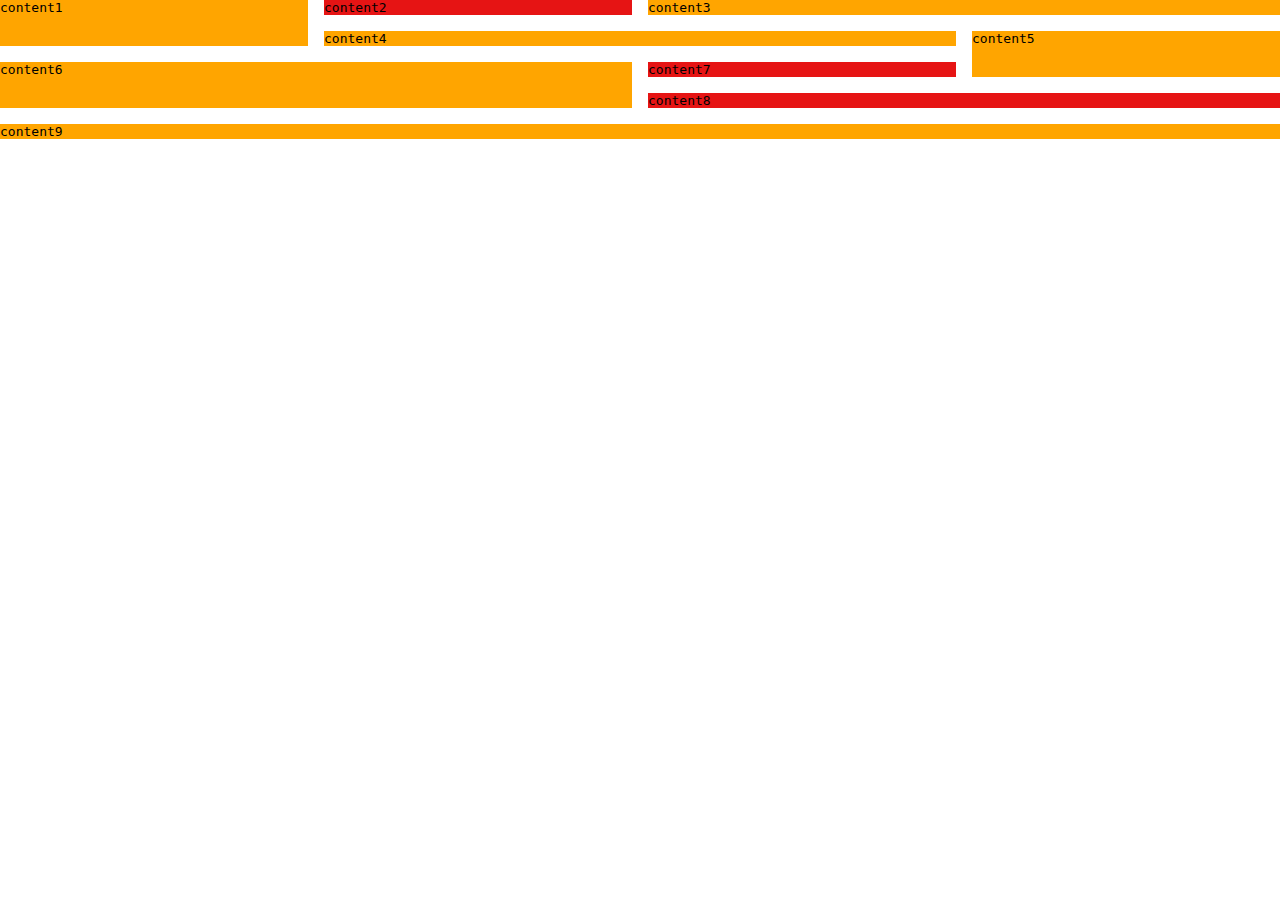
<file: assignments/gridFlex/index.html>
<!DOCTYPE html>
<html lang="en">
  <head>
    <meta charset="UTF-8" />
    <title>Document</title>
    <link rel="stylesheet" href="style.css" />
  </head>
  <body>
    <div class="container">
      <div class="content content1">content1</div>
      <div class="content content2">content2</div>
      <div class="content content3">content3</div>
      <div class="content content4">content4</div>
      <div class="content content5">content5</div>
      <div class="content content6">content6</div>
      <div class="content content7">content7</div>
      <div class="content content8">content8</div>
      <div class="content content9">content9</div>
    </div>
  </body>
</html>
</file>
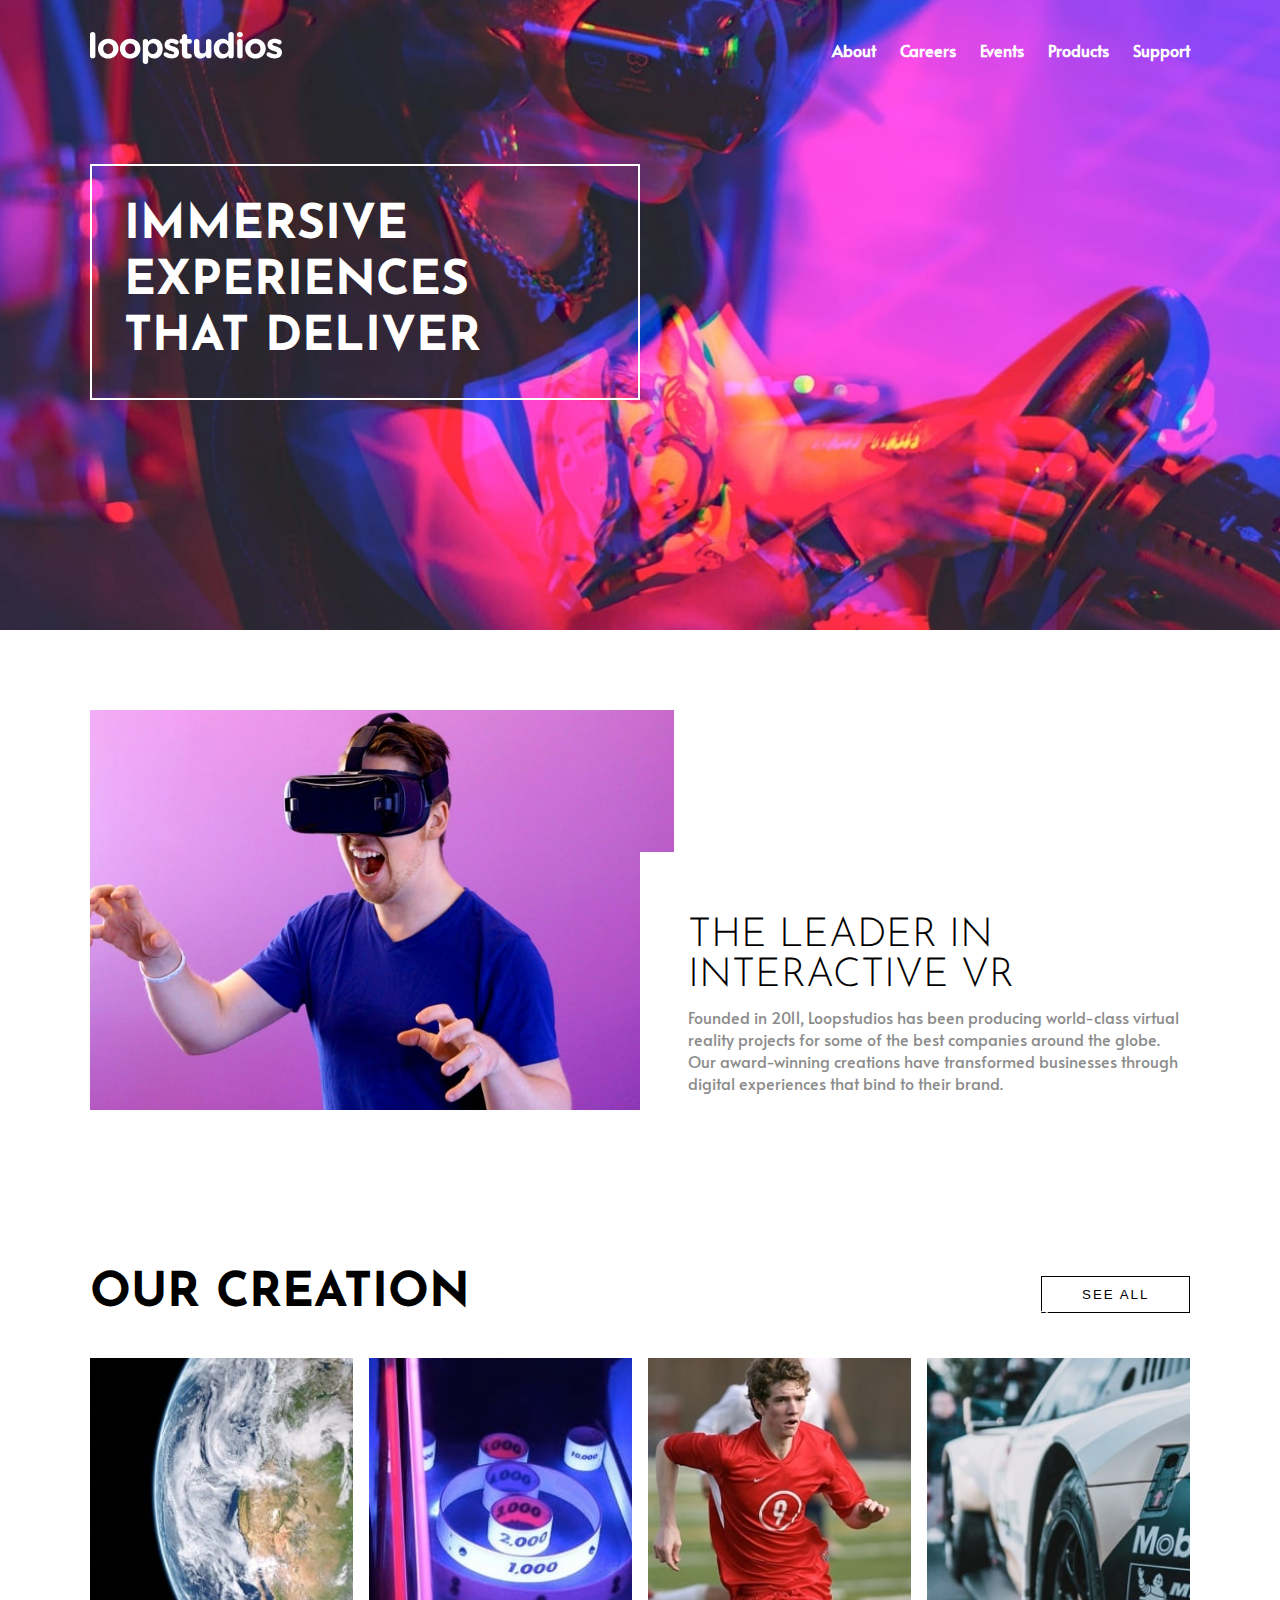
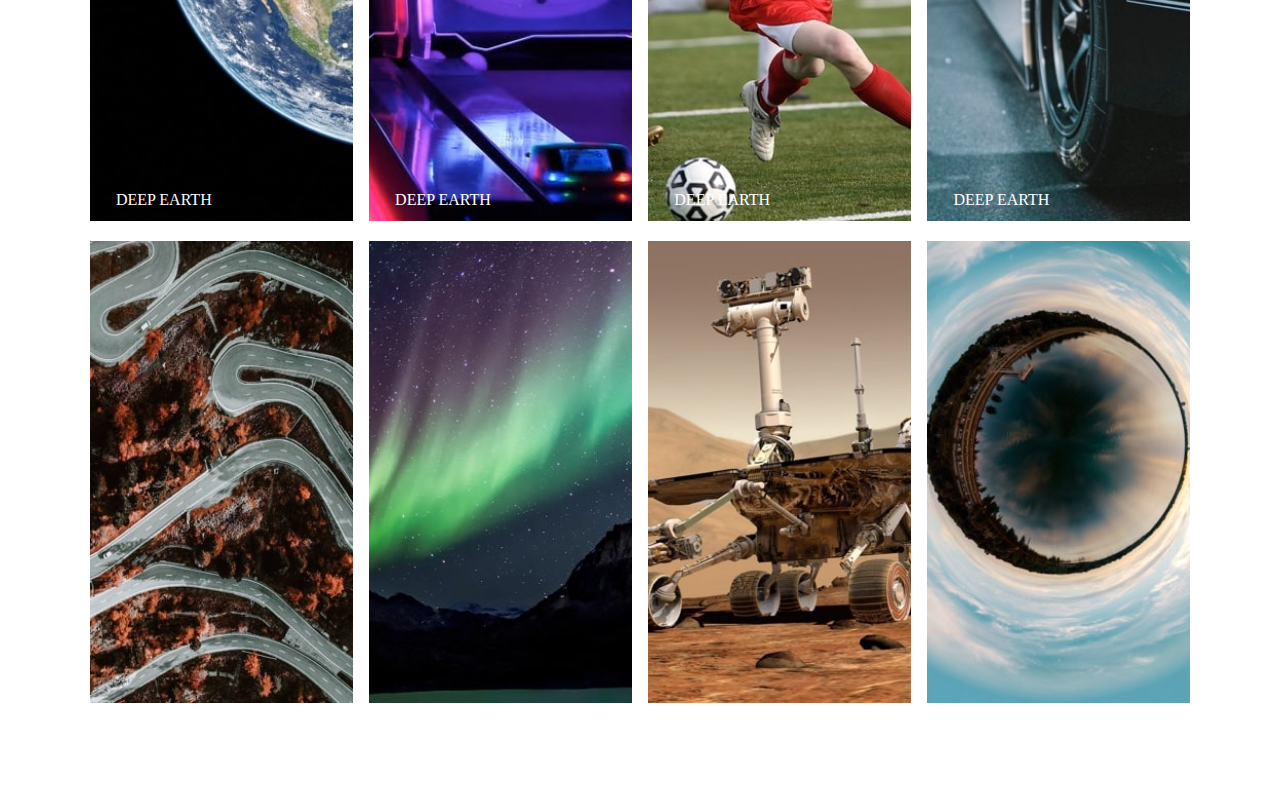
<file: assignments/loopstudios-landing-page-main/index.html>
<!DOCTYPE html>
<html lang="en">
  <head>
    <meta charset="UTF-8" />
    <meta name="viewport" content="width=device-width, initial-scale=1.0" />
    <link rel="stylesheet" href="style.css" />
    <link
      rel="icon"
      type="image/png"
      sizes="32x32"
      href="./images/favicon-32x32.png"
    />
    <title>Frontend Mentor | Loopstudios landing page</title>
  </head>
  <body>
    <div class="container flex__column">
      <header class="header flex__column">
        <nav class="navbar flex flex__justify">
          <div class="nav__left">
            <div class="nav__logo">
              <img src="images/logo.svg" alt="" />
            </div>
          </div>
          <div class="nav__right">
            <ul class="flex">
              <li>About</li>
              <li>Careers</li>
              <li>Events</li>
              <li>Products</li>
              <li>Support</li>
            </ul>
          </div>
        </nav>
        <div class="header__container">
          <h1>Immersive experiences that deliver</h1>
        </div>
      </header>

      <!-- leader section -->

      <div class="leader__section">
        <div class="image__container">
          <img src="images/desktop/image-interactive.jpg" alt="" />
        </div>
        <div class="text__container">
          <h1>The leader in interactive VR</h1>
          <p>
            Founded in 2011, Loopstudios has been producing world-class virtual
            reality projects for some of the best companies around the globe.
            Our award-winning creations have transformed businesses through
            digital experiences that bind to their brand.
          </p>
        </div>
      </div>

      <div class="our__Creation">
        <div class="creation__header">
          <h1>Our Creation</h1>
          <button>See all</button>
        </div>
        <div class="creation__content">
          <div class="img__container">
            <img src="images/desktop/image-deep-earth.jpg" alt="" />
            <p class="name">DEEP EARTH</p>
          </div>
          <div class="img__container">
            <img src="images/desktop/image-night-arcade.jpg" alt="" />
            <p class="name">DEEP EARTH</p>
          </div>
          <div class="img__container">
            <img src="images/desktop/image-soccer-team.jpg" alt="" />
            <p class="name">DEEP EARTH</p>
          </div>
          <div class="img__container">
            <img src="images/desktop/image-grid.jpg" alt="" />
            <p class="name">DEEP EARTH</p>
          </div>
          <div class="img__container">
            <img src="images/desktop/image-from-above.jpg" alt="" />
            <p class="name">DEEP EARTH</p>
          </div>
          <div class="img__container">
            <img src="images/desktop/image-pocket-borealis.jpg" alt="" />
            <p class="name">DEEP EARTH</p>
          </div>
          <div class="img__container">
            <img src="images/desktop/image-curiosity.jpg" alt="" />
            <p class="name">DEEP EARTH</p>
          </div>
          <div class="img__container">
            <img src="images/desktop/image-fisheye.jpg" alt="" />
            <p class="name">DEEP EARTH</p>
          </div>
        </div>
      </div>
    </div>
  </body>
</html>
</file>
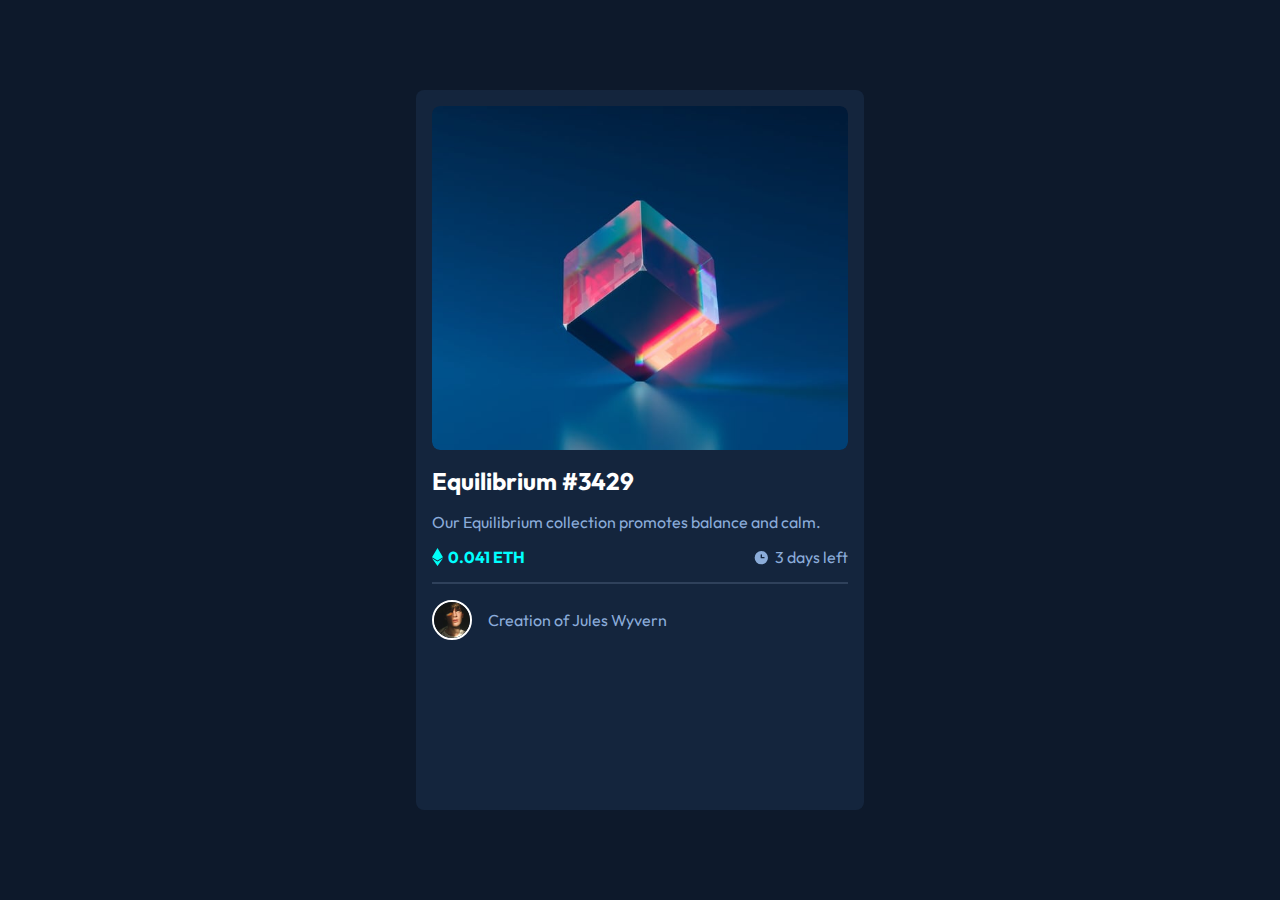
<file: assignments/nft-preview-card-component-main/index.html>
<!DOCTYPE html>
<html lang="en">
  <head>
    <meta charset="UTF-8" />
    <meta name="viewport" content="width=device-width, initial-scale=1.0" />
    <!-- displays site properly based on user's device -->
    <link
      rel="icon"
      type="image/png"
      sizes="32x32"
      href="./images/favicon-32x32.png"
    />
    <link rel="stylesheet" href="style.css" />
    <title>Frontend Mentor | NFT preview card component</title>
  <body>

    <div class="container">
      <div class="nft__preview">
        <div class="nft__img-container">
            <img src="images/image-equilibrium.jpg" alt="" class="nft__img" >
            <div class="light__blue__container">
              <img src="images/icon-view.svg" alt="">
            </div>
        </div>

        <div class="text__container">
          <h2>
            Equilibrium #3429
          </h2>
          <p>Our Equilibrium collection promotes balance and calm.</p>

          <div class="eth__desc">
            <p>
              <img src="images/icon-ethereum.svg" alt=""> <span>0.041 ETH</span>
            </p>
            <p>
              <img src="images/icon-clock.svg" alt=""> <span>3 days left</span>
            </p>
          </div>

          <hr>  

          <div class="eth__profile">
            <img src="images/image-avatar.png" alt="">
            <p>Creation of Jules Wyvern</p>
          </div>
        </div>
      </div>
    </div>
  </body>
</html>
</file>
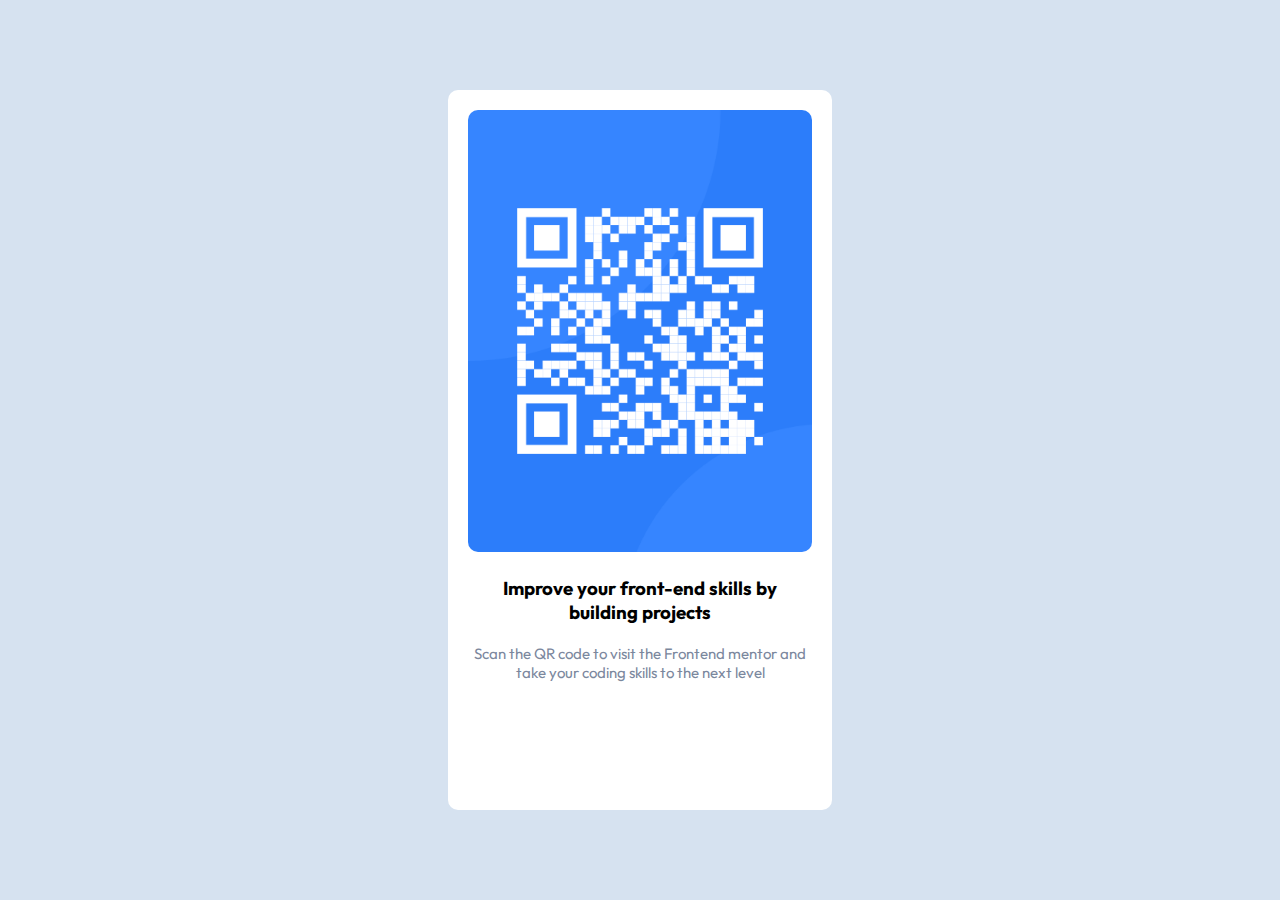
<file: assignments/qr-code-component-main/index.html>
<!DOCTYPE html>
<html lang="en">
  <head>
    <meta charset="UTF-8" />
    <meta name="viewport" content="width=device-width, initial-scale=1.0" />
    <link rel="stylesheet" href="style.css" />

    <link
      rel="icon"
      type="image/png"
      sizes="32x32"
      href="./images/favicon-32x32.png"
    />
    <title>Frontend Mentor | QR code component</title>
  </head>
  <body>
    <div class="container">
      <div class="qr__component">
        <img src="images/qr.png" class="qr__img" alt="" />

        <div class="text__component">
          <h3 class="heading">
            Improve your front-end skills by building projects
          </h3>
          <p class="paragraph">
            Scan the QR code to visit the Frontend mentor and take your coding
            skills to the next level
          </p>
        </div>
      </div>
    </div>
  </body>
</html>
</file>
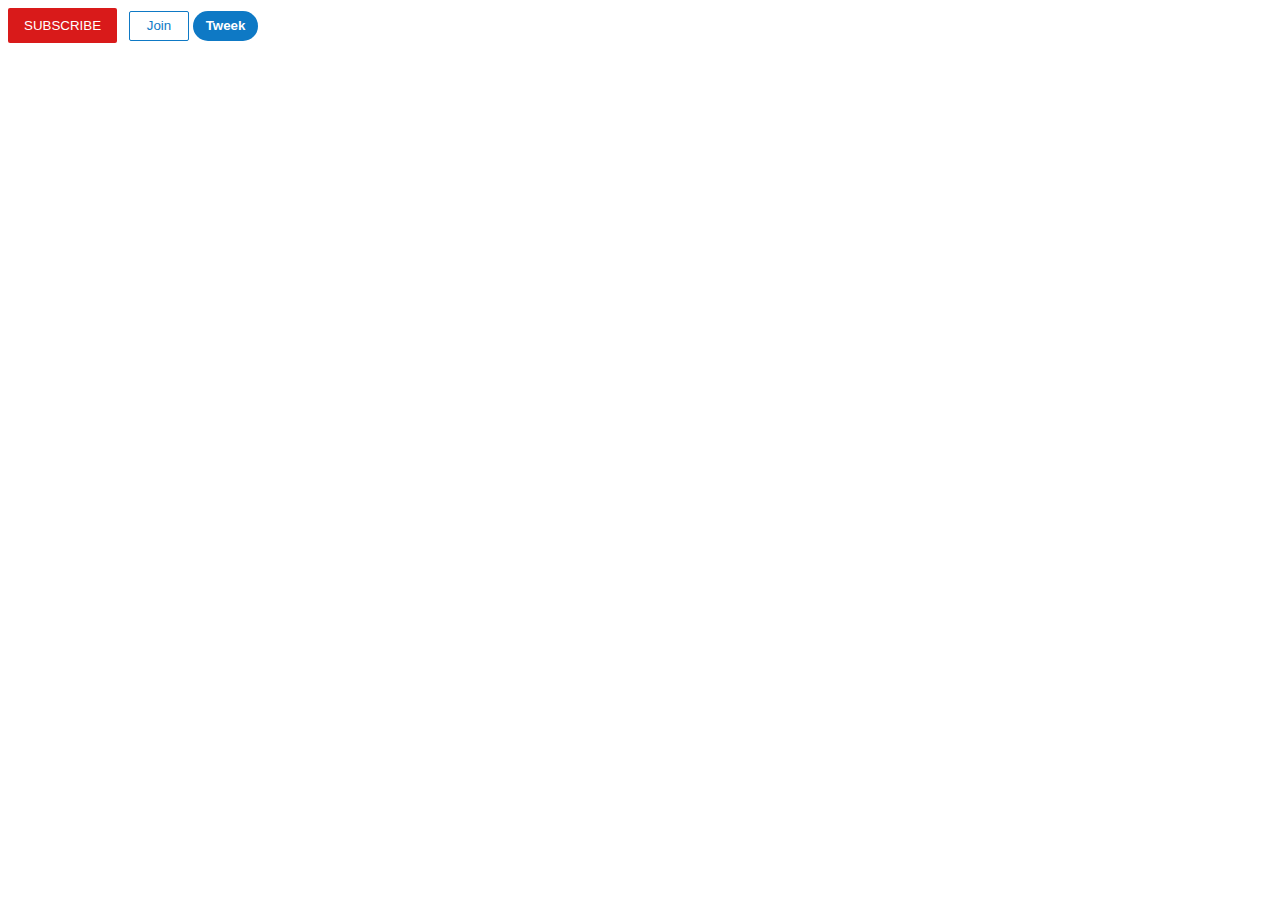
<file: buttons.html>
<!DOCTYPE html>
<html>
  <head>
    <title>Button Practice</title>
    <link rel="stylesheet" href="style/button.css" />
    <link rel="icon" href="icon.jpg" />
  </head>
  <body>
    <button class="yt-sub-btn">SUBSCRIBE</button>
    <button class="join-btn">Join</button>
    <button class="tweet-btn">Tweek</button>
  </body>
</html>
</file>
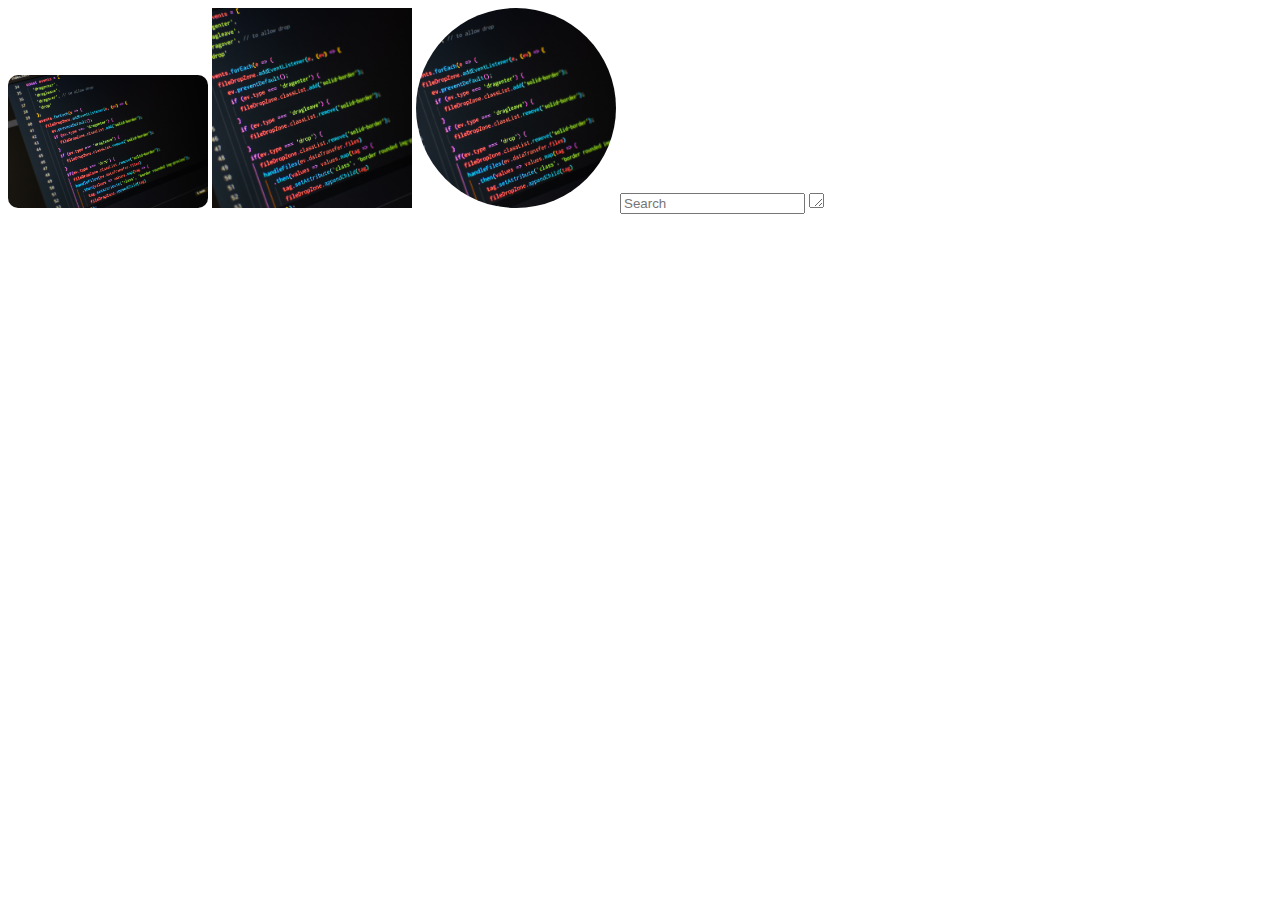
<file: Images & Input Practice.html>
<!DOCTYPE html>
<!-- saved from url=(0038)http://127.0.0.1:5500/ImagesInput.html -->
<html lang="en"><head><meta http-equiv="Content-Type" content="text/html; charset=UTF-8">
    <title>Images &amp; Input Practice</title>
    <link rel="stylesheet" href="./Images &amp; Input Practice_files/images.css">
  </head>
  <body>
    <!-- <img -->
    <!-- src="https://encrypted-tbn0.gstatic.com/images?q=tbn:ANd9GcS2YqSKh2T0X1_-9Zm7Og3_3Nh4GHyodCfVU8Uv7V-sJI8nBqsMJ0Yw9tIoqOjhvASm2UE&usqp=CAU" -->
    <!-- alt="this is a coding picture" -->
    <!-- class="home__img" -->
    <!-- /> -->

    <img src="./Images &amp; Input Practice_files/image.jpg" class="img" alt="">
    <img src="./Images &amp; Input Practice_files/image.jpg" class="img1" alt="">

    <img src="./Images &amp; Input Practice_files/image.jpg" class="img2" alt="">

    <input type="text" placeholder="Search">
    <textarea name="" id="" cols="30" rows="10" style="width: 9px; height: 9px;">  &lt;!-- Code injected by live-server --&gt;
&lt;script type="text/javascript"&gt;
	// &lt;![CDATA[  &lt;-- For SVG support
	if ('WebSocket' in window) {
		(function () {
			function refreshCSS() {
				var sheets = [].slice.call(document.getElementsByTagName("link"));
				var head = document.getElementsByTagName("head")[0];
				for (var i = 0; i &lt; sheets.length; ++i) {
					var elem = sheets[i];
					var parent = elem.parentElement || head;
					parent.removeChild(elem);
					var rel = elem.rel;
					if (elem.href &amp;&amp; typeof rel != "string" || rel.length == 0 || rel.toLowerCase() == "stylesheet") {
						var url = elem.href.replace(/(&amp;|\?)_cacheOverride=\d+/, '');
						elem.href = url + (url.indexOf('?') &gt;= 0 ? '&amp;' : '?') + '_cacheOverride=' + (new Date().valueOf());
					}
					parent.appendChild(elem);
				}
			}
			var protocol = window.location.protocol === 'http:' ? 'ws://' : 'wss://';
			var address = protocol + window.location.host + window.location.pathname + '/ws';
			var socket = new WebSocket(address);
			socket.onmessage = function (msg) {
				if (msg.data == 'reload') window.location.reload();
				else if (msg.data == 'refreshcss') refreshCSS();
			};
			if (sessionStorage &amp;&amp; !sessionStorage.getItem('IsThisFirstTime_Log_From_LiveServer')) {
				console.log('Live reload enabled.');
				sessionStorage.setItem('IsThisFirstTime_Log_From_LiveServer', true);
			}
		})();
	}
	else {
		console.error('Upgrade your browser. This Browser is NOT supported WebSocket for Live-Reloading.');
	}
	// ]]&gt;
&lt;/script&gt;&lt;/body&gt;
&lt;/html&gt;
</textarea></body></html>
</file>
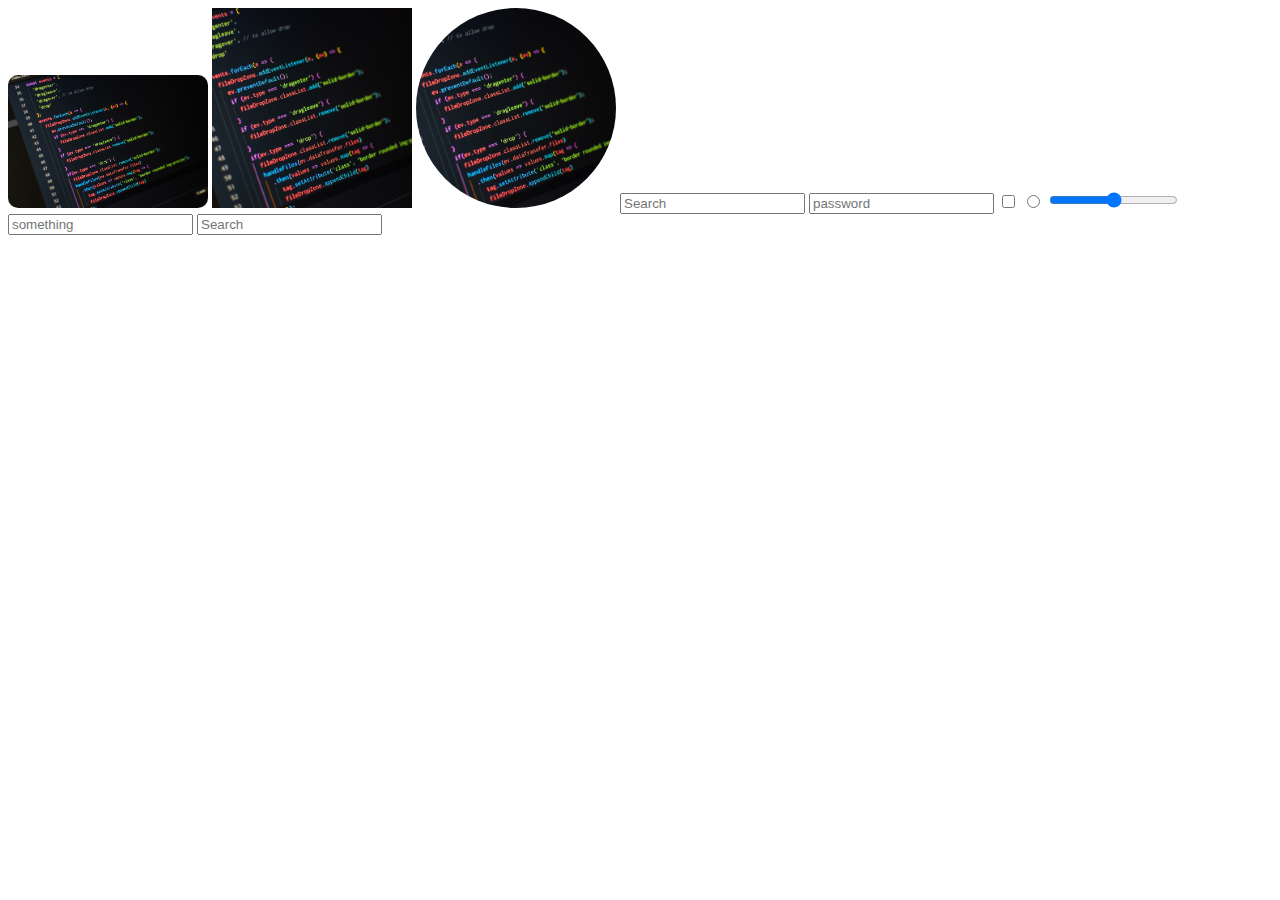
<file: ImagesInput.html>
<!DOCTYPE html>
<html lang="en">
  <head>
    <title>Images & Input Practice</title>
    <link rel="stylesheet" href="style/images.css" />
    <link rel="icon" href="icon.jpg" />
  </head>
  <body>
    <!-- <img -->
    <!-- src="https://encrypted-tbn0.gstatic.com/images?q=tbn:ANd9GcS2YqSKh2T0X1_-9Zm7Og3_3Nh4GHyodCfVU8Uv7V-sJI8nBqsMJ0Yw9tIoqOjhvASm2UE&usqp=CAU" -->
    <!-- alt="this is a coding picture" -->
    <!-- class="home__img" -->
    <!-- /> -->

    <img src="images/image.jpg" class="img" alt="" />
    <img src="images/image.jpg" class="img1" alt="" />

    <img src="images/image.jpg" class="img2" alt="" />

    <input type="text" placeholder="Search" />
    <input type="password" placeholder="password" />
    <input type="checkbox" />
    <input type="radio" />
    <input type="range" />
    <input type="search" placeholder="something" />
    <input type="email" placeholder="Search" />
  </body>
</html>
</file>
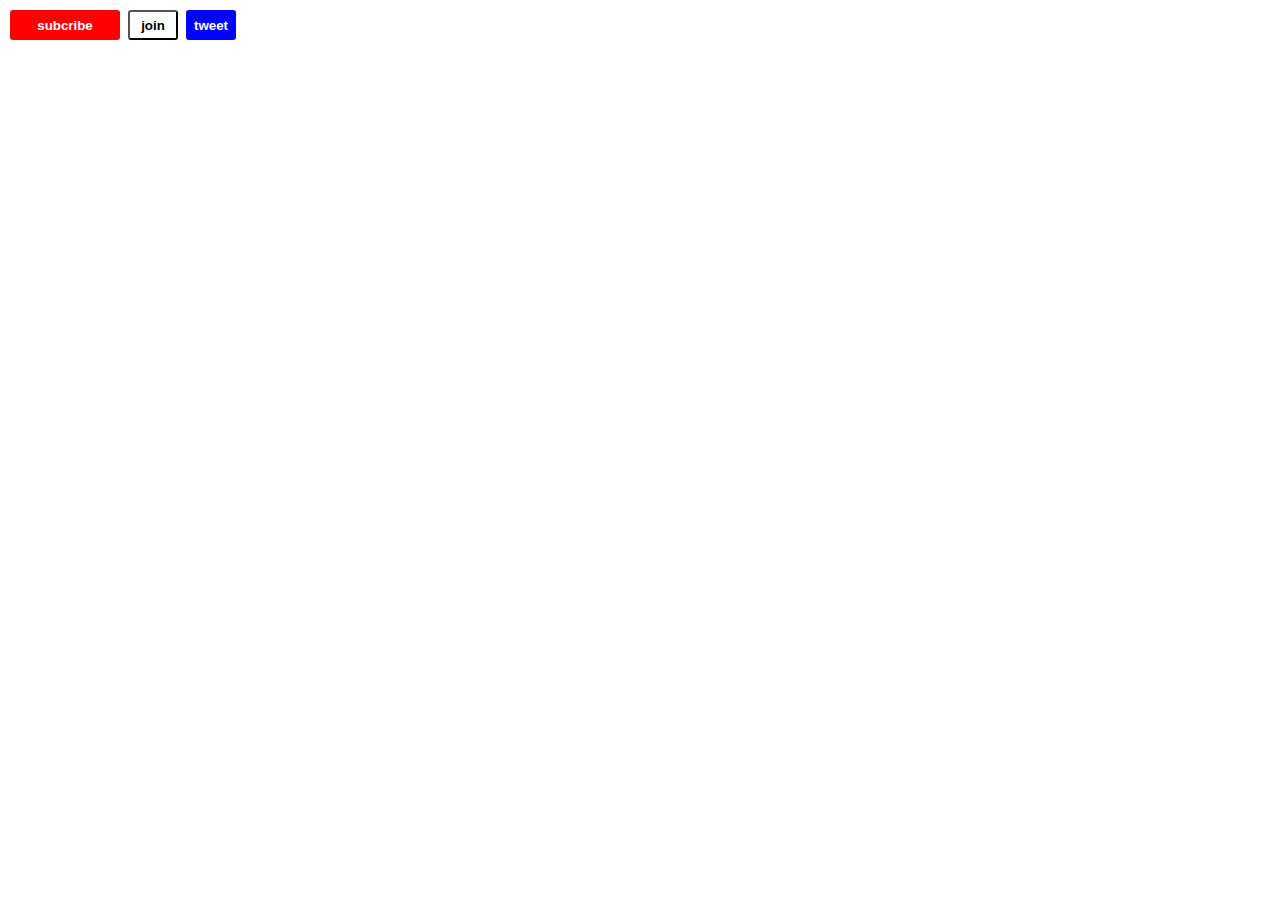
<file: assignments/ass/as.html>
<!DOCTYPE html>
<html lang="en">
  <head>
    <meta charset="UTF-8" />
    <meta http-equiv="X-UA-Compatible" content="IE=edge" />
    <meta name="viewport" content="width=device-width, initial-scale=1.0" />
    <title>ass</title>
    <link rel="stylesheet" href="ass.css" />
  </head>
  <body>
    <button class="sub">subcribe</button>
    <button class="join">join</button>
    <button class="tweet">tweet</button>
  </body>
</html>
</file>
<file: assignments/gridFlex/style.css>
* {
  margin: 0;
  padding: 0;
  box-sizing: border-box;
}

.container {
  display: grid;
  font-family: monospace;
  grid-template-columns: repeat(4, 1fr);
  gap: 1rem;
}

.content {
  background: rgb(230, 20, 20);
}

.content1 {
  grid-row: span 2;
  background: orange;
}

.content3 {
  grid-column: span 2;
  background: orange;
}
.content4 {
  grid-column: span 2;
  background: orange;
}
.content5 {
  grid-row: span 2;
  background: orange;
}
.content6 {
  grid-column: span 2;
  grid-row: span 2;
  background: orange;
}

.content8 {
  grid-column: span 2;
}
.content9 {
  grid-column-start: 1;
  grid-column: span 4;
  background: orange;
}
</file>
<file: assignments/loopstudios-landing-page-main/style.css>
@import url("https://fonts.googleapis.com/css2?family=Josefin+Sans:wght@300&display=swap");

@import url("https://fonts.googleapis.com/css2?family=Alata&display=swap");

/* font-family: 'Alata', sans-serif; */
/* font-family: 'Josefin Sans', sans-serif; */

* {
  margin: 0;
  padding: 0;
  box-sizing: border-box;
}

body {
  background-color: white;
}

/* global styling */
.flex {
  display: flex;
  align-items: center;
}

.flex__justify {
  display: flex;
  align-items: center;
  justify-content: space-between;
}

.flex__column {
  display: flex;
  flex-direction: column;
}

/* end of global styling */

.header {
  height: 70vh;
  background-image: url("images/desktop/image-hero.jpg");
  background-size: cover;
  background-position: right;
  padding: 2rem 7%;
  gap: 6rem;
}

.navbar {
  font-family: "Alata", sans-serif;
  color: white;
}

.nav__right > ul {
  list-style: none;
  gap: 1.5rem;
}

.nav__right > ul > li {
  cursor: pointer;
  font-weight: bold;
}

.header__container {
  border: solid white 2px;
  width: 50%;
  font-family: "Josefin Sans", sans-serif;
  color: white;
  padding: 2rem;
  font-size: 1.5rem;
  text-transform: uppercase;
  line-height: 3.5rem;
}

.leader__section {
  padding: 5rem 7%;
  position: relative;
}

.image__container {
  height: 25rem;
  width: 20rem;
}

.image__container > img {
  height: 100%;
  height: 100%;
  object-fit: cover;
}

.text__container {
  position: absolute;
  bottom: 5rem;
  background: white;
  width: 50%;
  right: 0;
  padding: 4rem 7% 1rem 3rem;
}

.text__container h1 {
  font-family: "Josefin Sans", sans-serif;
  color: hsl(0, 0%, 0%);
  font-size: 2.5rem;
  font-weight: 300;
  text-transform: uppercase;
  margin-bottom: 10px;
}

.text__container {
  font-family: "Alata", sans-serif;
  color: hsl(0, 0%, 55%);
}

/* OUR CREATION STYLES */

.our__Creation {
  padding: 5rem 7%;
  background-color: hsl(0, 0%, 100%);
}

.creation__header {
  display: flex;
  justify-content: space-between;
  align-items: center;
  font-family: "Josefin Sans", sans-serif;
  font-weight: 300;
  text-transform: uppercase;
  font-size: 1.5rem;

  margin-bottom: 2.5rem;
}

.creation__header > button {
  text-transform: uppercase;
  border: 1px solid black;
  padding: 10px 2.5rem;
  cursor: pointer;
  background: transparent;
  letter-spacing: 2px;
}

/* .creation__content { */
/* display: flex; */
/* flex-wrap: wrap; */
/* gap: 1rem; */
/* } */

.creation__content {
  display: grid;
  grid-template-columns: repeat(4, 1fr);
  gap: 1rem;
}

.img__container {
  /* width: 23.5%; */
  position: relative;
}
.img__container > p {
  color: white;
  position: absolute;
  bottom: 10%;
  left: 5%;
  margin: auto 5%;
}

.img__container > img {
  width: 100%;
}
.name {
  position: relative;
  top: -50px;
}
</file>
<file: assignments/nft-preview-card-component-main/style.css>
@import url("https://fonts.googleapis.com/css2?family=Outfit:wght@300;400;600&display=swap");

* {
  margin: 0;
  padding: 0;
  box-sizing: border-box;
  font-family: "Outfit", sans-serif;
}

body {
  background-color: hsl(217, 54%, 11%);
}

.container {
  width: 100%;
  height: 100vh;
  display: flex;
  align-items: center;
  justify-content: center;
}

.container > .nft__preview {
  background-color: hsl(216, 50%, 16%);
  padding: 1rem;
  border-radius: 0.5rem;
  width: 35%;
  height: 80%;
}

.nft__preview > .nft__img-container {
  width: 100%;
  height: 50%;
  border-radius: 0.5rem;
  object-fit: cover;
  overflow: hidden;
  position: relative;
}

.nft__img-container > img {
  height: 100%;
  width: 100%;
  border-radius: 0.5rem;
  object-fit: cover;
}

.nft__img-container > .light__blue__container {
  height: 100%;
  width: 100%;
  background: hsla(178, 100%, 50%, 0.278);
  display: flex;
  align-items: center;
  justify-content: center;
  position: absolute;
  top: 0;
  left: 0;
  bottom: 0;
  right: 0;
  margin: auto;
  opacity: 0;
  transition: opacity 0.5s;
  cursor: pointer;
}

.nft__img-container:hover > .light__blue__container {
  opacity: 1;
}

.nft__preview > .text__container {
  display: flex;
  flex-direction: column;
}

.text__container > h2 {
  margin: 1rem 0;
  color: hsl(0, 0%, 100%);
}
.text__container > p {
  color: hsl(215, 51%, 70%);
}

.text__container > .eth__desc {
  width: 100%;
  display: flex;
  align-items: center;
  justify-content: space-between;
  margin: 15px 0;
}
.eth__desc > p {
  display: flex;
  align-items: center;
  gap: 5px;
  color: hsl(215, 51%, 70%);
}
.eth__desc > p:nth-child(1) {
  color: aqua;
  font-weight: bold;
}

.text__container > .eth__profile {
  display: flex;
  align-items: center;
  margin-top: 1rem;
  gap: 1rem;
  color: hsl(215, 51%, 70%);
}

.eth__profile > img {
  height: 40px;
  width: 40px;
  border: 2px solid white;
  border-radius: 50%;
}

hr {
  border: none;
  height: 2px;
  background: hsl(215, 32%, 27%);
}
</file>
<file: assignments/qr-code-component-main/style.css>
@import url("https://fonts.googleapis.com/css2?family=Outfit:wght@400;700&display=swap");

* {
  margin: 0;
  padding: 0;
  box-sizing: border-box;
}

body {
  font-family: "Outfit", sans-serif;
  background-color: hsl(212, 45%, 89%);
}

.container {
  height: 100vh;
  display: flex;
  align-items: center;
  justify-content: center;
  width: 100vw;
}

.qr__component {
  background-color: hsl(0, 0%, 100%);
  height: 80%;
  width: 30%;
  padding: 20px;
  border-radius: 10px;
}

.qr__img {
  width: 100%;
  height: 65%;
  border-radius: 10px;
  object-fit: cover;
}

.heading {
  margin-top: 20px;
  text-align: center;
}

.paragraph {
  margin-top: 20px;
  color: hsl(220, 15%, 55%);
  text-align: center;
  font-size: 15px;
}
</file>
<file: style/button.css>
.yt-sub-btn {
  background-color: rgb(217, 26, 26);
  border: 0px;
  color: white;
  padding: 10px 16px;
  border-radius: 2px;
  cursor: pointer;
  margin-right: 8px;
  transition: opacity 0.2s;
}

.join-btn {
  background: white;
  border-radius: 2px;
  height: 30px;
  border-style: solid;
  border-width: 1px;
  border-color: rgb(14, 121, 197);
  width: 60px;
  color: rgb(14, 121, 197);
  cursor: pointer;
  transition: background-color 0.3s, color 0.3s;
}

.tweet-btn {
  background-color: rgb(14, 121, 197);
  border: 0px;
  height: 30px;
  width: 65px;
  color: rgb(255, 255, 255);
  border-radius: 15px;
  font-weight: bold;
  transition: box-shadow 0.3s, color 0.3s;
  cursor: pointer;
}

.yt-sub-btn:hover {
  opacity: 0.8;
}

.yt-sub-btn:active {
  opacity: 0.6;
}

.join-btn:hover {
  background: rgb(14, 121, 197);
  color: white;
}

.join-btn:active {
  opacity: 0.6;
}

.tweet-btn:hover {
  box-shadow: 5px 5px 10px rgba(0, 0, 0, 0.231);
}
</file>
<file: style/images.css>
.home__img {
  width: 200px;
  height: 200px;
  object-fit: contain;
}

.img {
  width: 200px;
  border-radius: 10px;
}

.img1 {
  height: 200px;
  width: 200px;
  object-fit: cover;
}

.img2 {
  height: 200px;
  width: 200px;
  object-fit: cover;
  border-radius: 50%;
}
</file>
<file: assignments/ass/ass.css>
.sub {
  background-color: red;
  border-radius: 3px;
  color: white;
  cursor: pointer;
  border: 0px;
  padding: 2px;
  margin: 2px;
  font-weight: bolder;
  height: 30px;
  width: 110px;
}
.sub:hover {
  opacity: 9px;
  background-color: greenyellow;
}
.sub {
  transition-delay: 0.9px;
}
.join {
  background-color: white;
  border-radius: 3px;
  color: black;
  cursor: pointer;
  padding: 2px;
  margin: 2px;
  font-weight: bolder;
  height: 30px;
  width: 50px;
}
.join:hover {
  opacity: 9px;
  background-color: yellow;
}
.join:active {
  transition-delay: 0.9px;
  font-weight: bolder;
}
.tweet {
  background-color: rgb(0, 0, 255);
  border-radius: 3px;
  color: white;
  cursor: pointer;
  border: 0px;
  padding: 2px;
  margin: 2px;
  font-weight: bolder;
  height: 30px;
  width: 50px;
  transition-delay: 0.9px;
}
.tweet:hover {
  opacity: 9px;
  background-color: red;
  box-shadow: 90px;
}
.tweew:active {
  transition-delay: 0.9px;
}
</file>
